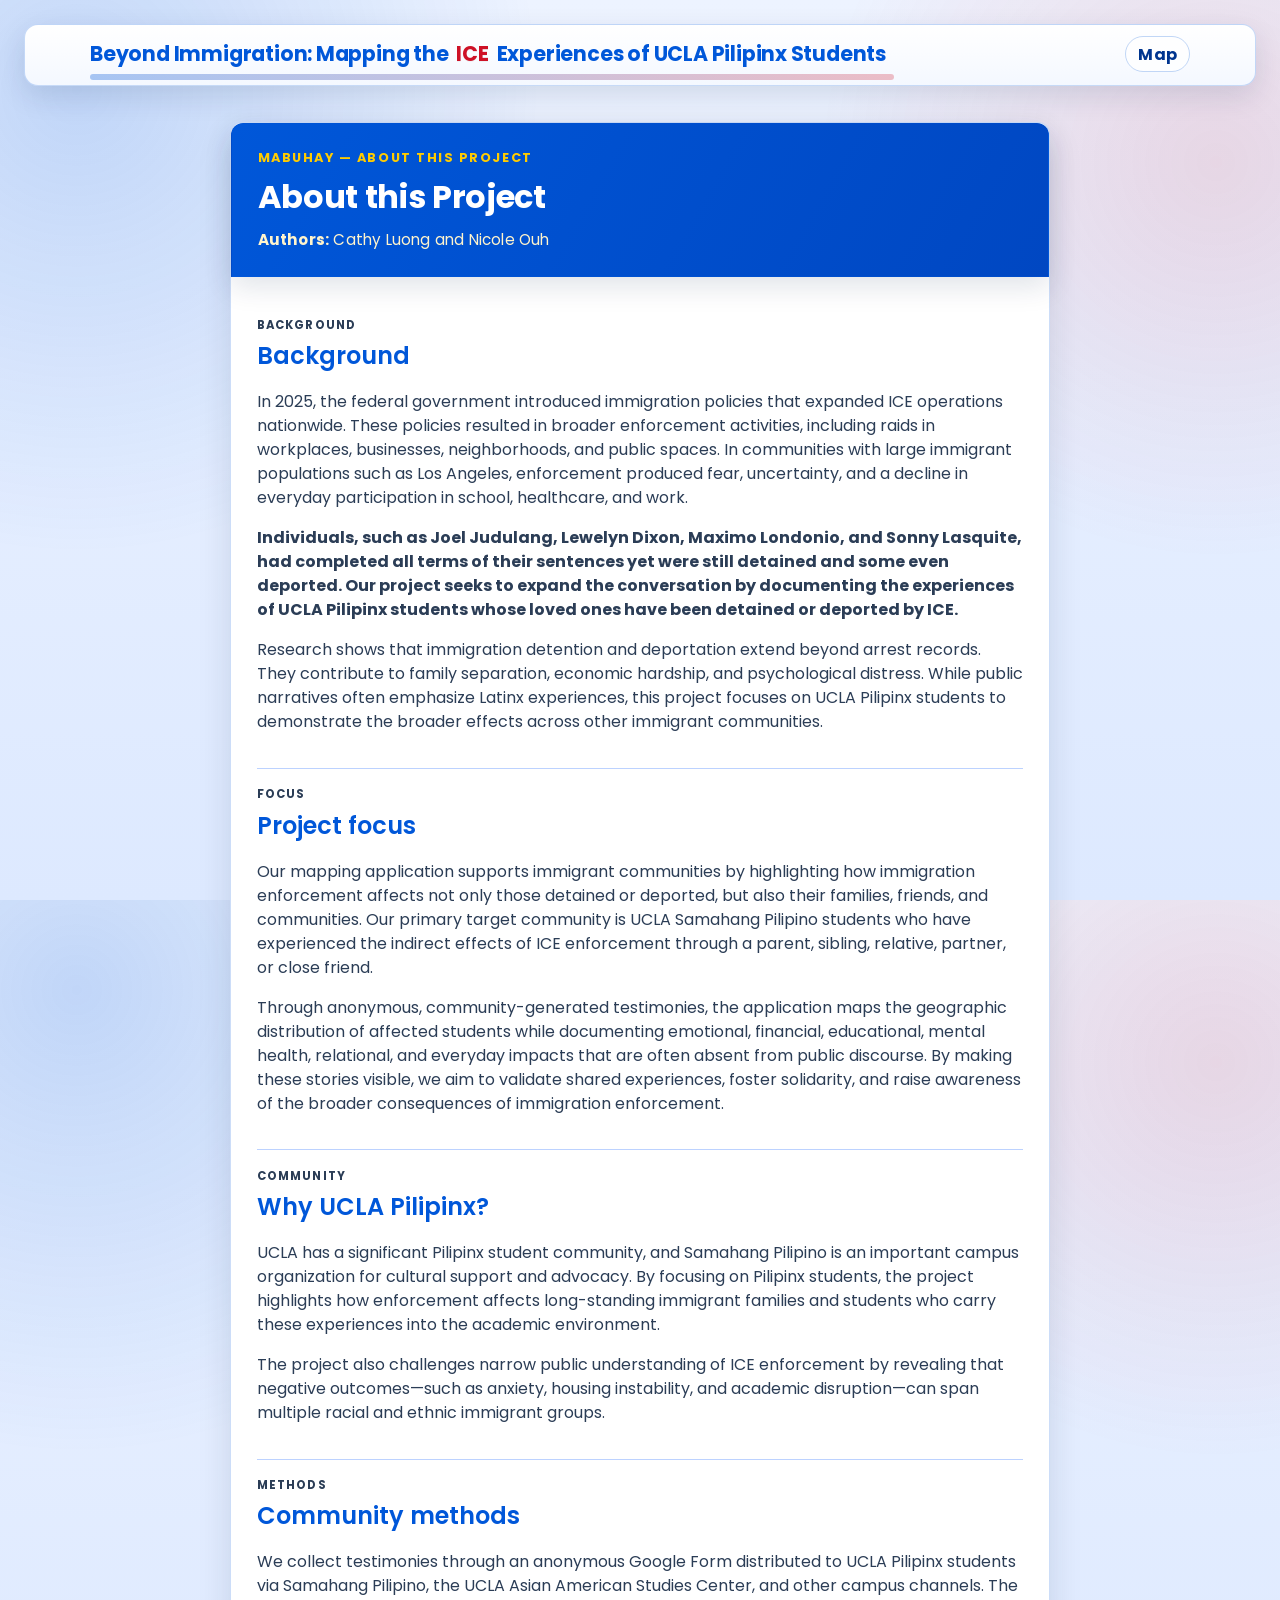
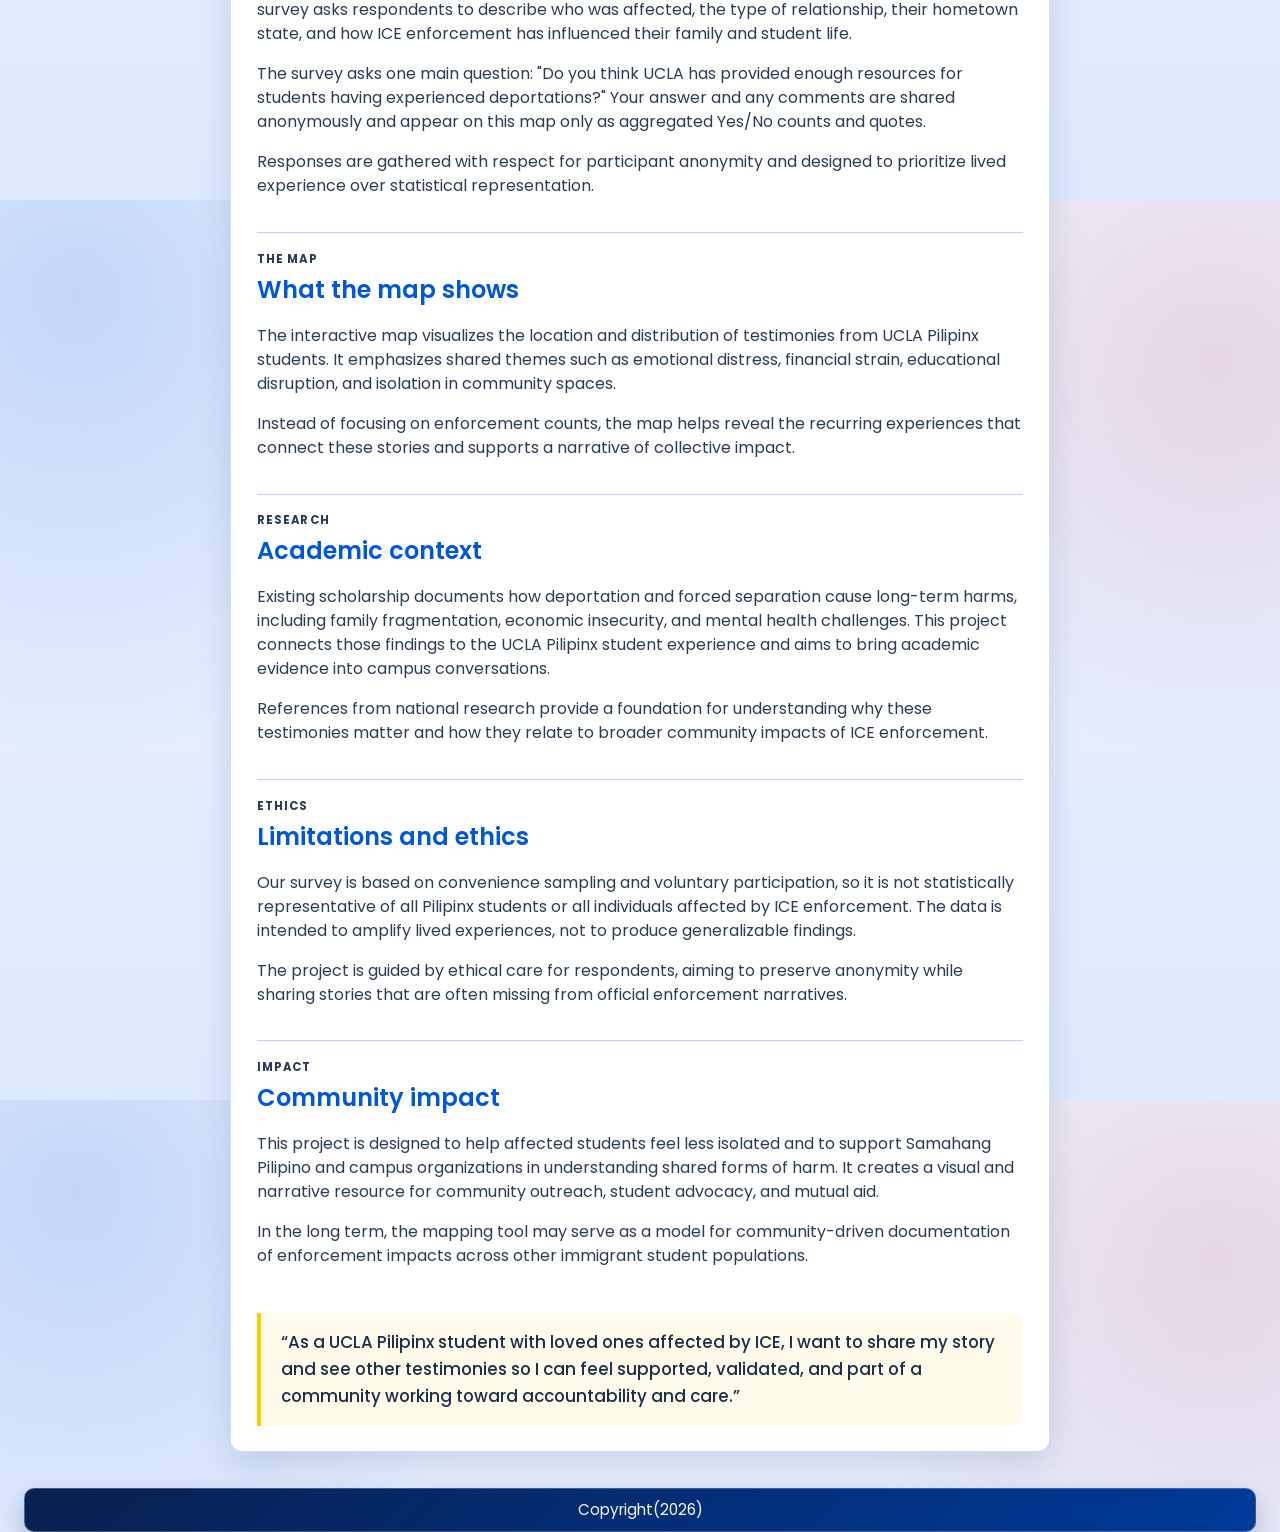
<file: background.html>
<!doctype html>
<html>
  <head>
    <meta charset="utf-8">
      <title>Background — Beyond Immigration: Mapping the ICE Experiences of UCLA Pilipinx Students</title>
    <link rel="stylesheet" href="styles/style.css">
  </head>
  <body>
    <header>
      <div class="header-row">
        <div class="site-title">Beyond Immigration: Mapping the <span class="emph">ICE</span> Experiences of UCLA Pilipinx Students</div>
        <nav><a href="index.html">Map</a></nav>
      </div>
    </header>
    <main style="padding:1.25rem;">
      <article class="card about-article">
        <header class="about-hero">
          <p class="hero-kicker">Mabuhay — About this project</p>
          <h1>About this Project</h1>
          <p class="about-meta"><strong>Authors:</strong> Cathy Luong and Nicole Ouh</p>
        </header>

        <section class="about-section">
          <p class="about-kicker">Background</p>
          <h2>Background</h2>
          <p>
            In 2025, the federal government introduced immigration policies that expanded ICE operations nationwide. These policies resulted in broader enforcement activities, including raids in workplaces, businesses, neighborhoods, and public spaces. In communities with large immigrant populations such as Los Angeles, enforcement produced fear, uncertainty, and a decline in everyday participation in school, healthcare, and work.
          </p>
          <p>
            <strong>Individuals, such as Joel Judulang, Lewelyn Dixon, Maximo Londonio, and Sonny Lasquite, had completed all terms of their sentences yet were still detained and some even deported. Our project seeks to expand the conversation by documenting the experiences of UCLA Pilipinx students whose loved ones have been detained or deported by ICE.</strong>
          </p>
          <p>
            Research shows that immigration detention and deportation extend beyond arrest records. They contribute to family separation, economic hardship, and psychological distress. While public narratives often emphasize Latinx experiences, this project focuses on UCLA Pilipinx students to demonstrate the broader effects across other immigrant communities.
          </p>
        </section>

        <section class="about-section">
          <p class="about-kicker">Focus</p>
          <h2>Project focus</h2>
          <p>
            Our mapping application supports immigrant communities by highlighting how immigration enforcement affects not only those detained or deported, but also their families, friends, and communities. Our primary target community is UCLA Samahang Pilipino students who have experienced the indirect effects of ICE enforcement through a parent, sibling, relative, partner, or close friend.
          </p>
          <p>
            Through anonymous, community-generated testimonies, the application maps the geographic distribution of affected students while documenting emotional, financial, educational, mental health, relational, and everyday impacts that are often absent from public discourse. By making these stories visible, we aim to validate shared experiences, foster solidarity, and raise awareness of the broader consequences of immigration enforcement.
          </p>
        </section>

        <section class="about-section">
          <p class="about-kicker">Community</p>
          <h2>Why UCLA Pilipinx?</h2>
          <p>
            UCLA has a significant Pilipinx student community, and Samahang Pilipino is an important campus organization for cultural support and advocacy. By focusing on Pilipinx students, the project highlights how enforcement affects long-standing immigrant families and students who carry these experiences into the academic environment.
          </p>
          <p>
            The project also challenges narrow public understanding of ICE enforcement by revealing that negative outcomes—such as anxiety, housing instability, and academic disruption—can span multiple racial and ethnic immigrant groups.
          </p>
        </section>

        <section class="about-section">
          <p class="about-kicker">Methods</p>
          <h2>Community methods</h2>
          <p>
            We collect testimonies through an anonymous Google Form distributed to UCLA Pilipinx students via Samahang Pilipino, the UCLA Asian American Studies Center, and other campus channels. The survey asks respondents to describe who was affected, the type of relationship, their hometown state, and how ICE enforcement has influenced their family and student life.
          </p>
          <p>
            The survey asks one main question: "Do you think UCLA has provided enough resources for students having experienced deportations?" Your answer and any comments are shared anonymously and appear on this map only as aggregated Yes/No counts and quotes.
          </p>
          <p>
            Responses are gathered with respect for participant anonymity and designed to prioritize lived experience over statistical representation.
          </p>
        </section>

        <section class="about-section">
          <p class="about-kicker">The map</p>
          <h2>What the map shows</h2>
          <p>
            The interactive map visualizes the location and distribution of testimonies from UCLA Pilipinx students. It emphasizes shared themes such as emotional distress, financial strain, educational disruption, and isolation in community spaces.
          </p>
          <p>
            Instead of focusing on enforcement counts, the map helps reveal the recurring experiences that connect these stories and supports a narrative of collective impact.
          </p>
        </section>

        <section class="about-section">
          <p class="about-kicker">Research</p>
          <h2>Academic context</h2>
          <p>
            Existing scholarship documents how deportation and forced separation cause long-term harms, including family fragmentation, economic insecurity, and mental health challenges. This project connects those findings to the UCLA Pilipinx student experience and aims to bring academic evidence into campus conversations.
          </p>
          <p>
            References from national research provide a foundation for understanding why these testimonies matter and how they relate to broader community impacts of ICE enforcement.
          </p>
        </section>

        <section class="about-section">
          <p class="about-kicker">Ethics</p>
          <h2>Limitations and ethics</h2>
          <p>
            Our survey is based on convenience sampling and voluntary participation, so it is not statistically representative of all Pilipinx students or all individuals affected by ICE enforcement. The data is intended to amplify lived experiences, not to produce generalizable findings.
          </p>
          <p>
            The project is guided by ethical care for respondents, aiming to preserve anonymity while sharing stories that are often missing from official enforcement narratives.
          </p>
        </section>

        <section class="about-section">
          <p class="about-kicker">Impact</p>
          <h2>Community impact</h2>
          <p>
            This project is designed to help affected students feel less isolated and to support Samahang Pilipino and campus organizations in understanding shared forms of harm. It creates a visual and narrative resource for community outreach, student advocacy, and mutual aid.
          </p>
          <p>
            In the long term, the mapping tool may serve as a model for community-driven documentation of enforcement impacts across other immigrant student populations.
          </p>
        </section>

        <blockquote class="about-quote">
          <p>“As a UCLA Pilipinx student with loved ones affected by ICE, I want to share my story and see other testimonies so I can feel supported, validated, and part of a community working toward accountability and care.”</p>
        </blockquote>
      </article>
    </main>

    <div id="footer">Copyright(2026)</div>
  </body>
</html>
</file>
<file: styles/style.css>
@import url('https://fonts.googleapis.com/css2?family=Poppins:wght@300;400;500;600;700&display=swap');

/* Filipino-inspired palette */
:root{
    --bg-100: #EDF3FF; /* page background */
    --bg-200: #DDE9FF;
    --muted-1: #BCD2FF; /* borders / subtle accents */
    --primary: #0057D9; /* brighter Philippine blue */
    --primary-600: #0047c2;
    --primary-700: #00358f;
    --secondary: #CE1126; /* Philippine red (vibrant) */
    --accent: #FFCC00; /* sun / gold */
    --danger-soft: #C04A4A; /* for warnings */
    --text: #0D1B2A; /* dark text */
    --text-soft: #2B3D56;
    --card-bg: #FFFFFF;
}

body.modal-open,
body.readmore-open{
    overflow: hidden;
}

#readmore-backdrop{
    position: fixed;
    inset: 0;
    z-index: 1400;
    background: rgba(6, 20, 44, 0.68);
    backdrop-filter: blur(3px);
}

#readmore-modal{
    position: fixed;
    top: 50%;
    left: 50%;
    transform: translate(-50%, -50%);
    z-index: 1450;
    width: min(640px, calc(100vw - 2rem));
    max-height: min(84vh, 720px);
    overflow: auto;
    background: var(--card-bg);
    border-radius: 18px;
    box-shadow: 0 24px 70px rgba(8, 20, 42, 0.28);
    padding: 1.15rem 1.2rem 1.2rem;
}

#readmore-close{
    position: absolute;
    top: 0.7rem;
    right: 0.7rem;
    border: none;
    background: rgba(0, 87, 217, 0.1);
    color: var(--primary);
    width: 2rem;
    height: 2rem;
    border-radius: 999px;
    cursor: pointer;
    font-size: 1rem;
}

#readmore-title{
    margin: 0 0 0.4rem;
    color: var(--primary);
    font-size: 1.08rem;
}

#readmore-meta{
    margin: 0 0 0.7rem;
    color: var(--text-soft);
    font-size: 0.95rem;
    line-height: 1.6;
}

#readmore-body p{
    margin: 0;
    color: var(--text);
    line-height: 1.7;
    font-size: 0.95rem;
}

.landing-modal{
    position: fixed;
    inset: 0;
    z-index: 1200;
    display: none;
    place-items: center;
    padding: clamp(0.35rem, 1.6vh, 0.8rem);
    overflow: hidden;
}

.landing-modal:not(.is-hidden){
    display: grid;
}

.landing-modal.is-hidden{
    display: none;
}

.landing-backdrop{
    position: absolute;
    inset: 0;
    background:
        radial-gradient(circle at 15% 15%, rgba(255, 204, 0, 0.24), transparent 40%),
        radial-gradient(circle at 85% 20%, rgba(0, 87, 217, 0.2), transparent 42%),
        radial-gradient(circle at 30% 80%, rgba(206, 17, 38, 0.18), transparent 40%),
        rgba(6, 20, 44, 0.62);
    backdrop-filter: blur(4px);
}

.landing-card{
    position: relative;
    z-index: 1;
    width: min(680px, 91vw);
    border-radius: 22px;
    border: 1px solid rgba(255, 255, 255, 0.55);
    background:
        linear-gradient(150deg, rgba(255, 255, 255, 0.98), rgba(247, 251, 255, 0.98));
    box-shadow: 0 28px 60px rgba(8, 20, 42, 0.3);
    padding: 0.78rem 0.88rem 0.8rem;
    text-align: center;
    animation: landingFadeUp .45s ease;
    overflow: hidden;
}

.landing-sun-wrap{
    display: grid;
    place-items: center;
    margin-bottom: 0.6rem;
}

.landing-sun-wrap img{
    max-width: 205px;
}

.landing-sun{
    position: relative;
    width: 78px;
    height: 78px;
    filter: drop-shadow(0 6px 14px rgba(224, 168, 0, 0.45));
}

.sun-ray{
    position: absolute;
    top: 50%;
    left: 50%;
    background: var(--accent);
    clip-path: polygon(50% 0%, 100% 58%, 50% 100%, 0% 58%);
    transform-origin: 50% 100%;
}

.sun-ray--lg{
    width: 15px;
    height: 39px;
    margin: -39px 0 0 -7.5px;
}

.sun-ray--sm{
    width: 8px;
    height: 25px;
    margin: -25px 0 0 -4px;
}

.sun-ray:nth-child(1){ transform: rotate(0deg); }
.sun-ray:nth-child(2){ transform: rotate(22.5deg); }
.sun-ray:nth-child(3){ transform: rotate(45deg); }
.sun-ray:nth-child(4){ transform: rotate(67.5deg); }
.sun-ray:nth-child(5){ transform: rotate(90deg); }
.sun-ray:nth-child(6){ transform: rotate(112.5deg); }
.sun-ray:nth-child(7){ transform: rotate(135deg); }
.sun-ray:nth-child(8){ transform: rotate(157.5deg); }
.sun-ray:nth-child(9){ transform: rotate(180deg); }
.sun-ray:nth-child(10){ transform: rotate(202.5deg); }
.sun-ray:nth-child(11){ transform: rotate(225deg); }
.sun-ray:nth-child(12){ transform: rotate(247.5deg); }
.sun-ray:nth-child(13){ transform: rotate(270deg); }
.sun-ray:nth-child(14){ transform: rotate(292.5deg); }
.sun-ray:nth-child(15){ transform: rotate(315deg); }
.sun-ray:nth-child(16){ transform: rotate(337.5deg); }

.sun-face{
    position: absolute;
    top: 50%;
    left: 50%;
    width: 40px;
    height: 40px;
    margin: -20px 0 0 -20px;
    border-radius: 50%;
    background: var(--accent);
}

.landing-greeting{
    margin: 0;
    font-family: 'Poppins', system-ui, -apple-system, Arial, sans-serif;
    color: var(--secondary);
    letter-spacing: 0.06em;
    text-transform: uppercase;
    font-size: 0.92rem;
    font-weight: 700;
}

.landing-card h1{
    margin: 0.35rem 0 0.65rem;
    font-family: 'Poppins', system-ui, -apple-system, Arial, sans-serif;
    font-weight: 700;
    letter-spacing: -0.01em;
    color: var(--primary);
    line-height: 1.18;
    font-size: clamp(1.32rem, 3vw, 1.82rem);
}

.landing-description{
    margin: 0 auto;
    max-width: 80ch;
    font-size: 0.91rem;
    line-height: 1.52;
    color: #1c2f4a;
}

.landing-tip{
    margin: 0.55rem 0 0;
    font-size: 0.83rem;
    line-height: 1.4;
    color: rgba(16, 33, 63, 0.82);
}

.landing-keypoints{
    margin: 0;
    padding-left: 1.1rem;
    display: grid;
    gap: 0.18rem;
    color: #1a3153;
    font-size: 0.93rem;
    line-height: 1.45;
}

.landing-keypoints li{
    margin: 0;
}

.landing-actions{
    margin-top: 0.85rem;
    display: flex;
    flex-direction: column;
    align-items: center;
    justify-content: center;
    gap: 1.9rem;
}

.enter-map-btn{
    border: none;
    border-radius: 999px;
    padding: 0.95rem 1.8rem;
    font-weight: 700;
    letter-spacing: 0.01em;
    font-size: 1.1rem;
    cursor: pointer;
    color: #fff;
    background: linear-gradient(120deg, var(--primary), var(--secondary));
    box-shadow: 0 12px 24px rgba(0, 0, 0, 0.2);
    transition: transform 0.12s ease, box-shadow 0.16s ease;
}

.enter-map-btn:hover,
.enter-map-btn:focus{
    transform: translateY(-2px);
    box-shadow: 0 18px 30px rgba(0, 0, 0, 0.22);
}

.btn-tertiary{
    display: inline-flex;
    align-items: center;
    justify-content: center;
    padding: 0.58rem 1.15rem;
    border-radius: 999px;
    border: 1.5px solid var(--primary);
    font-weight: 600;
    font-size: 0.85rem;
    letter-spacing: 0.01em;
    color: var(--primary-600);
    background: transparent;
    text-decoration: none;
    cursor: pointer;
    transition: background 0.15s ease, color 0.15s ease, transform 0.12s ease;
}

.btn-tertiary:hover,
.btn-tertiary:focus{
    background: rgba(0, 87, 217, 0.08);
    color: var(--primary);
    transform: translateY(-1px);
}

.landing-learn-more{
    padding: 0.42rem 0.8rem;
    font-size: 0.75rem;
    font-weight: 500;
}

@keyframes landingFadeUp {
    from {
        opacity: 0;
        transform: translateY(10px) scale(0.98);
    }
    to {
        opacity: 1;
        transform: translateY(0) scale(1);
    }
}

*{box-sizing:border-box}
html,body{height:100%;}
html{font-size:16px}
body{
    font-family: 'Poppins', system-ui, -apple-system, Arial, sans-serif;
    background:
        radial-gradient(circle at 6% 10%, rgba(0, 87, 217, 0.18), transparent 32%),
        radial-gradient(circle at 95% 18%, rgba(206, 17, 38, 0.12), transparent 28%),
        linear-gradient(180deg, var(--bg-100), var(--bg-200));
    color: var(--text);
    padding: 1rem;
    display: grid;
    grid-template-areas: "header" "main" "footer";
    grid-template-rows: auto 1fr auto;
    gap: 1rem;
    line-height:1.5;
    -webkit-font-smoothing:antialiased;
}

header{
    grid-area: header;
    font-family: 'Poppins', system-ui, -apple-system, Arial, sans-serif;
    color: var(--primary);
    padding: .9rem 1rem;
    border-radius: 14px;
    background: linear-gradient(180deg, #ffffff, #f4f8ff);
    border: 1px solid rgba(0, 87, 217, 0.22);
    box-shadow: 0 10px 28px rgba(7, 31, 74, 0.12);
    letter-spacing: .2px;
}

header .header-row{display:flex;justify-content:space-between;align-items:center;gap:1rem;max-width:1100px;margin:0 auto}
header .header-row > div:first-child{font-size:1.28rem;font-weight:700;font-family:'Poppins',system-ui,-apple-system,Arial,sans-serif;letter-spacing:-0.01em;position:relative;padding-right:8px}
.site-title{display:inline-block}

/* Decorative Filipino flag accent under site title */
.site-title:after{content:"";position:absolute;left:0;right:0;bottom:-10px;height:6px;border-radius:6px;background:linear-gradient(90deg, rgba(0,87,217,0.32), rgba(206,17,38,0.26));opacity:1}

.site-title .emph{color:var(--secondary);font-weight:700;padding:0 4px;text-shadow:0 1px 0 rgba(0,0,0,0.04)}

main{
    grid-area: main;
    display:grid;
    grid-template-columns: 1fr;
    gap: 1.25rem;
    align-items:start;
}

.portfolio{
    display:grid;
    gap: 1rem;
    max-width: min(96vw, 1400px);
    margin: 0 auto;
    width: 100%;
}

#contents{
    width:100%;
    display:grid;
    gap: 1rem;
}

.card{
    background: var(--card-bg);
    border-radius: 12px;
    padding: .9rem 1rem;
    min-width: 220px;
    box-shadow: 0 14px 34px rgba(9, 29, 64, 0.12);
    border: 1px solid rgba(0, 87, 217, 0.2);
}

.card h1{font-family:'Poppins',system-ui,-apple-system,Arial,sans-serif;font-weight:700;letter-spacing:-0.01em;margin-top:0;color:var(--primary);font-size:1.45rem}
.card h2{font-family:'Poppins',system-ui,-apple-system,Arial,sans-serif;font-weight:600;color:var(--primary);margin:0.6rem 0}
.card p, .card li{line-height:1.5;color:var(--text-soft)}

#map{
    width: 100%;
    aspect-ratio: 16 / 9;
    height: auto;
    min-height: clamp(620px, 78vh, 940px);
    border-radius: 14px;
    box-shadow: 0 20px 44px rgba(6, 28, 67, 0.2);
    border: 1px solid rgba(0, 87, 217, 0.26);
    background: #F8F9FF;
    display:block;
}
.map-card{
    position: relative;
    max-width: min(96vw, 1400px);
    margin: 0 auto;
    padding: 1rem;
    border-radius: 16px;
    background: linear-gradient(180deg, rgba(255, 255, 255, 0.98), rgba(246, 250, 255, 0.98));
}

.map-card > h2{
    margin-bottom: 0.2rem;
}

.map-card-header{
    display:flex;
    align-items:center;
    gap:.5rem;
    position:relative;
}
.map-card-header > h2{margin-bottom:0;}

.help-icon-btn{
    width:1.6rem;
    height:1.6rem;
    border-radius:50%;
    border:1px solid var(--primary-700);
    background:var(--primary);
    color:#fff;
    font-weight:700;
    font-size:.9rem;
    line-height:1;
    cursor:pointer;
    display:inline-flex;
    align-items:center;
    justify-content:center;
    padding:0;
    flex:0 0 auto;
    box-shadow:0 4px 12px rgba(0, 87, 217, 0.26);
    transition:background .15s ease, color .15s ease, transform .15s ease;
}
.help-icon-btn:hover, .help-icon-btn:focus{
    background:var(--secondary);
    border-color:var(--secondary);
    transform:translateY(-1px);
    outline:none;
}

.help-popover{
    position:absolute;
    top:calc(100% + 8px);
    left:0;
    z-index:5;
    width:min(360px, 88vw);
    background:#fff;
    border:1px solid var(--muted-1);
    border-radius:12px;
    box-shadow:0 14px 32px rgba(0,0,0,0.14);
    padding:.9rem 1rem;
}
.help-popover h3{margin:0 0 .5rem;color:var(--primary);font-size:1.05rem}
.help-popover .landing-keypoints{margin:0}

/* Nav and link styles */
nav a{color:var(--primary-700);text-decoration:none;padding:.35rem .75rem;border-radius:999px;font-weight:700;border:1px solid rgba(0,87,217,0.24);background:rgba(255,255,255,0.75);transition:background .18s ease,color .18s ease,border-color .18s ease,transform .12s ease}
nav a:hover, nav a:focus{background:var(--primary);color:#fff;border-color:var(--primary);transform:translateY(-1px)}

#contents{max-width:740px;margin:0 auto}

#footer{font-size:0.95rem}

#footer{
    grid-area: footer;
    text-align:center;
    padding: .6rem .8rem;
    border-radius: 10px;
    background: linear-gradient(135deg, #07204f, #003a99);
    color: #f2f7ff;
    border: 1px solid rgba(255, 255, 255, 0.24);
    box-shadow: 0 10px 22px rgba(6, 28, 67, 0.22);
    font-size: .95rem;
}

#contents{max-width:980px;margin:0 auto;display:grid;gap:1rem;}
#contents .card{transition:transform .16s ease,box-shadow .16s ease;}
#contents .card:hover{transform:translateY(-2px);box-shadow:0 14px 28px rgba(0,0,0,0.08);}

.slick-slider{position:relative;flex:1;min-height:0;display:flex;flex-direction:column;overflow:visible;margin-top:1rem;border-radius:16px;background:#fff;}
.slick-list{flex:1;min-height:0;overflow:hidden;}
.slick-track{display:flex;height:100%;transition:transform .45s ease;will-change:transform;}
.slick-slide{min-width:100%;box-sizing:border-box;height:100%;padding:1rem 3rem;display:flex;}
.slick-slide .slide-card{
    position:relative;
    flex:1;min-height:0;margin:0;border-radius:14px;border:1px solid rgba(0,87,217,0.14);box-shadow:0 10px 28px rgba(0,0,0,0.04);padding:2.9rem 1rem 1rem;display:flex;flex-direction:column;gap:.75rem;
    overflow-y:auto;overflow-x:hidden;overscroll-behavior:contain;-webkit-overflow-scrolling:touch;scroll-behavior:smooth;
    scrollbar-width:auto;scrollbar-color:rgba(0,87,217,0.55) rgba(0,87,217,0.08);
    /* Scroll-shadow cue (no JS needed): a soft shadow fades in at the top
       and/or bottom edge only while there is more content in that direction,
       so it's obvious the testimony text is scrollable. */
    background:
        linear-gradient(#f5f8ff, #f5f8ff) center top,
        linear-gradient(#f5f8ff, #f5f8ff) center bottom,
        linear-gradient(180deg, rgba(13,27,42,0.14), rgba(13,27,42,0)) center top,
        linear-gradient(0deg, rgba(13,27,42,0.14), rgba(13,27,42,0)) center bottom;
    background-repeat:no-repeat;
    background-color:#f5f8ff;
    background-size:100% 24px, 100% 24px, 100% 14px, 100% 14px;
    background-attachment:local, local, scroll, scroll;
}
.story-fullscreen-btn{
    position:absolute;
    top:.72rem;
    right:1.05rem;
    width:1.9rem;
    height:1.9rem;
    border:1px solid rgba(0,87,217,0.28);
    border-radius:50%;
    background:#fff;
    color:var(--primary);
    line-height:1;
    padding:0;
    cursor:pointer;
    z-index:2;
    box-shadow:0 2px 8px rgba(13,27,42,0.08);
    transition:background .16s ease, box-shadow .16s ease, transform .16s ease;
}
.fullscreen-icon{
    position:relative;
    display:block;
    width:0.78rem;
    height:0.78rem;
    margin:0 auto;
}
.fullscreen-icon::before,
.fullscreen-icon::after{
    content:"";
    position:absolute;
    inset:0;
    border:2px solid var(--primary);
    border-radius:2px;
}
.fullscreen-icon::before{
    clip-path:polygon(0 0, 44% 0, 44% 14%, 14% 14%, 14% 44%, 0 44%);
}
.fullscreen-icon::after{
    clip-path:polygon(56% 86%, 86% 86%, 86% 56%, 100% 56%, 100% 100%, 56% 100%);
}
.story-fullscreen-btn:hover,.story-fullscreen-btn:focus-visible{
    background:rgba(0,87,217,0.08);
    box-shadow:0 3px 10px rgba(13,27,42,0.14);
    transform:translateY(-1px);
}
#story-fullscreen-modal{
    position:fixed;
    inset:0;
    z-index:1301;
    display:grid;
    place-items:center;
    padding:2.5vh 2.5vw;
}
#story-fullscreen-backdrop{
    position:fixed;
    inset:0;
    z-index:1300;
    background:rgba(7,18,36,0.52);
    backdrop-filter:blur(2px);
}
#story-fullscreen-content{
    width:min(980px, 95vw);
    height:min(92vh, 900px);
    display:flex;
}
#story-fullscreen-content .story-reader-card{
    width:100%;
    height:100%;
    padding-top:1.05rem;
    border-radius:16px;
    box-shadow:0 24px 58px rgba(0,0,0,0.35);
    background-color:#f5f8ff;
}
#story-fullscreen-close{
    position:absolute;
    top:max(12px, 2.6vh);
    right:max(12px, 2.6vw);
    width:38px;
    height:38px;
    border:none;
    border-radius:50%;
    background:rgba(13,27,42,0.75);
    color:#fff;
    font-size:1.15rem;
    line-height:1;
    cursor:pointer;
    box-shadow:0 6px 18px rgba(0,0,0,0.25);
}
#story-fullscreen-close:hover,#story-fullscreen-close:focus-visible{
    background:rgba(13,27,42,0.9);
}
body.story-fullscreen-open{overflow:hidden;}
.slick-slide .slide-card::-webkit-scrollbar{width:12px;}
.slick-slide .slide-card::-webkit-scrollbar-track{background:rgba(0,87,217,0.08);border-radius:8px;}
.slick-slide .slide-card::-webkit-scrollbar-thumb{background:rgba(0,87,217,0.55);border-radius:8px;border:3px solid #f5f8ff;background-clip:padding-box;}
.slick-slide .slide-card::-webkit-scrollbar-thumb:hover{background:rgba(0,87,217,0.75);background-clip:padding-box;}
.slick-slide h3{margin:0 0 .3rem 0;font-size:1.08rem;color:var(--primary);}
.slide-label{display:block;font-size:.78rem;font-weight:700;color:var(--primary);text-transform:uppercase;letter-spacing:.04em;margin-bottom:.2rem;}
.slide-section{display:flex;flex-direction:column;gap:.25rem;}
.slide-section p{margin:0;font-size:.9rem;line-height:1.55;color:var(--text);white-space:pre-wrap;overflow-wrap:break-word;}
.metric-grid{display:grid;grid-template-columns:repeat(2,minmax(0,1fr));gap:.6rem;}
.metric-card{background:#fff;border:1px solid rgba(0,87,217,0.14);border-radius:10px;padding:.62rem .7rem;display:flex;flex-direction:column;gap:.2rem;}
.metric-card.metric-total{background:rgba(0,87,217,0.08);border-color:rgba(0,87,217,0.25);}
.metric-card.metric-yes{background:rgba(46,125,50,0.09);border-color:rgba(46,125,50,0.26);}
.metric-card.metric-no{background:rgba(211,47,47,0.09);border-color:rgba(211,47,47,0.26);}
.metric-label{font-size:.72rem;text-transform:uppercase;letter-spacing:.04em;color:#35507a;font-weight:700;}
.metric-value{font-size:1.22rem;line-height:1.05;color:var(--text);}
.summary-question-card{display:flex;gap:.6rem;align-items:flex-start;margin:0 0 .75rem;padding:.7rem .85rem;border-radius:12px;background:rgba(0,87,217,0.07);border:1px solid rgba(0,87,217,0.18);border-left:4px solid var(--primary);width:100%;}
.summary-question-icon{font-size:1.25rem;line-height:1;color:var(--primary);flex:0 0 auto;margin-top:.05rem;font-style:normal;}
.summary-question-label{display:block;font-size:.7rem;font-weight:700;text-transform:uppercase;letter-spacing:.06em;color:var(--primary);margin-bottom:.2rem;}
.summary-question-text{margin:0;font-size:1rem;font-weight:600;font-style:normal;color:#10213f;line-height:1.5;}
.summary-badges{display:flex;flex-wrap:wrap;gap:.45rem;width:100%;}
.summary-badge{display:inline-flex;align-items:center;padding:.28rem .58rem;border-radius:999px;font-size:.8rem;font-weight:700;line-height:1.2;}
.summary-badge.total{background:rgba(0,87,217,0.12);color:#003e9c;}
.summary-badge.yes{background:rgba(46,125,50,0.14);color:#1f5a24;}
.summary-badge.no{background:rgba(211,47,47,0.14);color:#8f1f1f;}
.summary-chart{margin:.5rem 0 .7rem;width:100%;}
.chart-bar{display:flex;width:100%;height:16px;border-radius:999px;overflow:hidden;background:#eef1f5;box-shadow:inset 0 0 0 1px rgba(0,0,0,0.05);}
.chart-segment{height:100%;transition:width .3s ease;}
.chart-segment.yes{background:#2e7d32;}
.chart-segment.no{background:#d32f2f;}
.chart-legend{display:flex;flex-wrap:wrap;gap:.85rem;margin-top:.45rem;font-size:.82rem;color:var(--text);}
.legend-item{display:inline-flex;align-items:center;gap:.35rem;font-weight:600;}
.legend-dot{width:10px;height:10px;border-radius:50%;display:inline-block;flex:0 0 auto;}
.legend-dot.yes{background:#2e7d32;}
.legend-dot.no{background:#d32f2f;}
.summary-metric-grid{margin-top:.65rem;}
.metric-card.metric-states{background:rgba(0,105,92,0.09);border-color:rgba(0,105,92,0.28);}

.instructions-card{
    margin-top:0.85rem;
    padding:1rem;
    border:2px solid var(--secondary);
    border-radius:12px;
    background:rgba(206,17,38,0.04);
}

.instructions-card h3{
    margin:0 0 0.6rem;
    font-size:0.95rem;
    font-weight:700;
    color:var(--text);
    text-transform:uppercase;
    letter-spacing:0.04em;
}

.instructions-card ul{
    margin:0;
    padding-left:1.2rem;
    display:flex;
    flex-direction:column;
    gap:0.5rem;
}

.instructions-card li{
    font-size:0.9rem;
    line-height:1.45;
    color:var(--text);
}

.instructions-card strong{
    font-weight:700;
    color:var(--secondary);
}

/* Full-width, slightly larger presentation for the aggregate overview so it
   fills the card instead of being squeezed next to the (now hidden) filter. */
.map-overlay.is-aggregate-view .summary-chart{margin-top:.9rem;}
.map-overlay.is-aggregate-view .chart-bar{height:20px;}
.map-overlay.is-aggregate-view .chart-legend{font-size:.92rem;}
.map-overlay.is-aggregate-view .metric-value{font-size:1.4rem;}
.why-section{background:rgba(0,87,217,0.06);border:1px solid rgba(0,87,217,0.16);border-radius:10px;padding:.62rem .68rem;}
.why-text{font-size:.9rem;font-weight:500;line-height:1.6;color:#10213f;}
.read-more-btn{
    margin-top:0.45rem;
    align-self:flex-start;
    border:1px solid rgba(0,87,217,0.28);
    background:#fff;
    color:var(--primary);
    border-radius:999px;
    padding:0.34rem 0.72rem;
    font-size:0.78rem;
    font-weight:700;
    letter-spacing:0.02em;
    line-height:1.1;
    cursor:pointer;
    transition:background .16s ease,color .16s ease,transform .12s ease,box-shadow .16s ease;
}
.read-more-btn:hover,
.read-more-btn:focus-visible{
    background:rgba(0,87,217,0.08);
    color:var(--primary-700);
    transform:translateY(-1px);
    box-shadow:0 3px 10px rgba(13,27,42,0.12);
}
.read-more-btn:active{
    transform:translateY(0);
}
.why-text.is-clamped{
    display: -webkit-box;
    display: box;
    -webkit-box-orient: vertical;
    box-orient: vertical;
    -webkit-line-clamp: 2;
    line-clamp: 2;
    overflow: hidden;
}
.slide-note{margin:.25rem 0 0;color:#4d5761;font-size:.9rem;}
.slick-slide strong{display:block;font-size:1rem;margin-bottom:0.65rem;color:var(--primary);}
.slick-slide p{margin:.55rem 0;font-size:.95rem;line-height:1.65;color:var(--text);}
.slick-prev,.slick-next{position:absolute;top:50%;transform:translateY(-50%);width:2.15rem;height:2.15rem;margin:0;border:none;border-radius:50%;color:var(--primary);font-size:.85rem;display:flex;align-items:center;justify-content:center;cursor:pointer;z-index:3;opacity:.4;background:rgba(255,255,255,0.8);box-shadow:0 2px 8px rgba(13,27,42,0.12);transition:opacity .2s ease,background .2s ease,transform .2s ease,box-shadow .2s ease;}
.slick-slider:hover .slick-prev,.slick-slider:hover .slick-next,.slick-prev:focus-visible,.slick-next:focus-visible{opacity:1;}
.slick-prev:hover,.slick-next:hover{background:rgba(255,255,255,0.98);box-shadow:0 3px 10px rgba(13,27,42,0.18);transform:translateY(-50%) scale(1.08);}
.slick-prev{left:.4rem;}
.slick-next{right:.4rem;}
.slick-prev:disabled,.slick-next:disabled{opacity:0 !important;cursor:not-allowed;}
@media (hover:none){
    .slick-prev,.slick-next{opacity:.55;}
}
.map-viewport{
    position: relative;
}
#map{position:relative;}

/* The panel is docked flush against the map's own right edge (sharing its
   border/corner radius) so it reads as part of the map rather than a card
   floating on top of it. It only ever slides in/out of its own space and
   never changes the size of #map, so the map view stays put either way. */
.map-overlay{
    position:absolute;
    top:0;
    right:0;
    bottom:0;
    height:100%;
    max-height:100%;
    width:clamp(320px, 34vw, 440px);
    max-width:100%;
    background: var(--card-bg);
    border:1px solid var(--muted-1);
    border-left:none;
    border-radius:0 14px 14px 0;
    box-shadow:-10px 0 24px rgba(13,27,42,0.12);
    padding:14px;
    display:flex;
    flex-direction:column;
    gap:8px;
    z-index:20;
    overflow:auto;
    transform:translateX(100%);
    transition:transform .28s ease;
}
.map-overlay.open{transform:none;}
.map-overlay[hidden]{display:none !important;}
.map-overlay-hidden{display:none;}
.map-overlay-close{position:absolute;top:14px;right:14px;width:34px;height:34px;border:none;border-radius:50%;background:rgba(0,0,0,0.65);color:#fff;font-size:1.1rem;line-height:1;cursor:pointer;display:flex;align-items:center;justify-content:center;z-index:22;box-shadow:0 4px 10px rgba(0,0,0,0.18);transition:background .15s ease,transform .15s ease;}
.map-overlay-close:hover,.map-overlay-close:focus-visible{background:rgba(0,0,0,0.85);transform:scale(1.06);}
.map-overlay-header{display:flex;justify-content:space-between;align-items:center;gap:14px;flex-wrap:wrap;position:sticky;top:0;background:linear-gradient(180deg, rgba(255,255,255,0.98), rgba(255,255,255,0.94));z-index:1;padding-top:2px;padding-right:54px;}
.map-overlay-header h2{margin:0;font-size:1.3rem;color:var(--primary);min-width:0;flex:1 1 auto;}
.map-overlay-filter{display:flex;align-items:center;gap:8px;flex:0 0 auto;flex-wrap:nowrap;min-width:0;margin-left:auto;color:#333;font-size:.95rem;}
.map-overlay-filter label{font-size:13px;white-space:nowrap;}
.map-overlay-filter select{padding:6px 8px;border-radius:8px;border:1px solid #ddd;background:#fff;max-width:130px;min-width:64px;overflow:hidden;text-overflow:ellipsis;white-space:nowrap;}

/* The survey question card and Yes/No chart live in their own full-width row
   below the title/filter header (they don't share a flex column with the
   filter anymore), so they always span the whole card regardless of view. */
#state-detail-summary{width:100%;color:#333;font-size:.95rem;}

/* The aggregate ("All responses") view is a plain summary, not a story
   slideshow, so the filter dropdown and slide navigation controls are
   hidden. */
.map-overlay.is-aggregate-view .map-overlay-filter,
.map-overlay.is-aggregate-view .slick-slider{
    display:none;
}

@media (max-width:1100px){
    .map-overlay{
        width:min(390px, 48%);
    }
}

@media (max-width:900px){
    #map{
        min-height: 520px;
        aspect-ratio: 1 / 1;
    }

    .map-overlay{
        top:auto;
        left:0;
        right:0;
        bottom:0;
        height:min(62%, 480px);
        max-height:min(62%, 480px);
        width:100%;
        max-width:100%;
        border:1px solid var(--muted-1);
        border-bottom:none;
        border-radius:14px 14px 0 0;
        box-shadow:0 -10px 24px rgba(13,27,42,0.12);
        transform:translateY(100%);
    }
}

.resources-card{max-width:680px;margin:0 auto;padding:0.85rem;background:var(--card-bg);border:1px solid var(--muted-1);border-radius:10px}
.resources-card h3{margin:0 0 .25rem 0;color:var(--primary)}
.resources-card p{margin:.25rem 0;color:var(--text)}

.community-card{max-width:680px;margin:0 auto;padding:0.85rem;background:var(--card-bg);border:1px solid var(--muted-1);border-radius:10px;display:flex;gap:12px;align-items:flex-start}
.community-card .icon{width:48px;height:48px;flex:0 0 48px}
.community-card h3{margin:0;color:var(--primary)}
.community-card p{margin:.25rem 0;color:var(--text)}
.community-card .notes{font-size:.85rem;color:var(--text);opacity:.95}

/* Flip-marker (testimony) styles */
.marker-card{width:48px;height:48px;cursor:pointer;perspective:600px;display:flex;align-items:center;justify-content:center}
.flip-card{width:100%;height:100%;position:relative;transform-style:preserve-3d;transition:transform .6s}
.flip-card.is-flipped{transform:rotateY(180deg)}
.flip-front,.flip-back{position:absolute;width:100%;height:100%;backface-visibility:hidden;border-radius:8px;display:flex;align-items:center;justify-content:center}
.flip-front{background:linear-gradient(135deg,var(--primary),var(--secondary));color:#fff;font-weight:700}
.flip-front .dot{width:20px;height:20px;border-radius:50%;background:var(--accent);box-shadow:0 2px 6px rgba(0,0,0,0.18)}
.flip-back{background:rgba(255,255,255,0.98);transform:rotateY(180deg);color:var(--text);padding:8px;min-width:200px;max-width:260px;box-shadow:0 8px 26px rgba(0,0,0,0.08);text-align:left;font-size:.86rem}
.flip-back .close{position:absolute;top:6px;right:8px;background:none;border:none;color:#666;font-weight:700;cursor:pointer}
.flip-back strong{display:block;margin-bottom:6px}
.flip-back p{margin:0;font-size:.85rem;color:var(--text)}

@media (max-width:640px){
    .metric-grid{grid-template-columns:1fr;}
    .slick-slide{padding:0.9rem 2.2rem;}
    #story-fullscreen-content{width:min(98vw, 700px);height:min(94vh, 900px);}
    .map-overlay{width:calc(100% - 16px);left:8px;right:8px;top:auto;bottom:8px;height:52%;max-height:52%;}
    #map{min-height:420px;}
    .landing-card{
        border-radius: 16px;
        width: min(520px, 90vw);
        padding: 0.64rem 0.65rem 0.67rem;
    }
    .landing-sun{width:54px;height:54px;}
    .landing-sun .sun-ray--lg{height:30px;margin:-30px 0 0 -6px;width:12px;}
    .landing-sun .sun-ray--sm{height:19px;margin:-19px 0 0 -3px;width:6px;}
    .landing-sun .sun-face{width:31px;height:31px;margin:-15.5px 0 0 -15.5px;}
    .landing-description{
        font-size: 0.95rem;
    }
}

/* --- Hero / mission hierarchy (index + about) --- */
.hero-kicker{
    margin:0 0 .4rem;
    font-family:'Poppins',system-ui,-apple-system,Arial,sans-serif;
    font-size:.8rem;
    font-weight:700;
    letter-spacing:.12em;
    text-transform:uppercase;
    color: var(--accent);
}

.state-detail-tip{
    display:block;
    margin-top:0.5rem;
    color:rgba(58, 74, 99, 0.65);
    font-size:0.80rem;
    line-height:1.4;
    font-weight:400;
}

/* --- About page hierarchy --- */
.about-article{max-width:820px;margin:0 auto;padding:1.4rem 1.6rem 1.6rem;}

.about-hero{
    margin:-1.4rem -1.6rem 1.4rem;
    padding:1.5rem 1.6rem;
    background:linear-gradient(120deg,var(--primary),var(--primary-600));
    border-radius:12px 12px 0 0;
    color:#fff;
}
.about-hero h1{margin:.15rem 0 .5rem;color:#fff;font-size:2rem;}
.about-hero .hero-kicker{color:var(--accent);}
.about-hero .about-meta{margin:0;color:#FFF4CC;font-size:.95rem;}

.about-section{
    padding:1.1rem 0;
    border-bottom:1px solid var(--muted-1);
}
.about-section:last-of-type{border-bottom:none;padding-bottom:0.4rem;}
.about-section h2{margin:0 0 .55rem;}
.about-section p + p{margin-top:.7rem;}

.about-kicker{
    margin:0 0 .25rem;
    font-family:'Poppins',system-ui,-apple-system,Arial,sans-serif;
    font-size:.72rem;
    font-weight:700;
    letter-spacing:.1em;
    text-transform:uppercase;
    color:var(--secondary);
}

.about-quote{
    margin:1.4rem 0 0;
    padding:1rem 1.3rem;
    border-left:4px solid var(--accent);
    background:rgba(255,204,0,0.08);
    border-radius:0 10px 10px 0;
}
.about-quote p{
    margin:0;
    font-family:'Poppins',system-ui,-apple-system,Arial,sans-serif;
    font-weight:500;
    font-size:1.05rem;
    line-height:1.6;
    color:#1c2f4a;
}

@media (max-width:640px){
    .about-article{padding:1.1rem 1.15rem 1.3rem;}
    .about-hero{margin:-1.1rem -1.15rem 1.1rem;padding:1.2rem 1.15rem;}
    .about-hero h1{font-size:1.6rem;}
}
</file>
